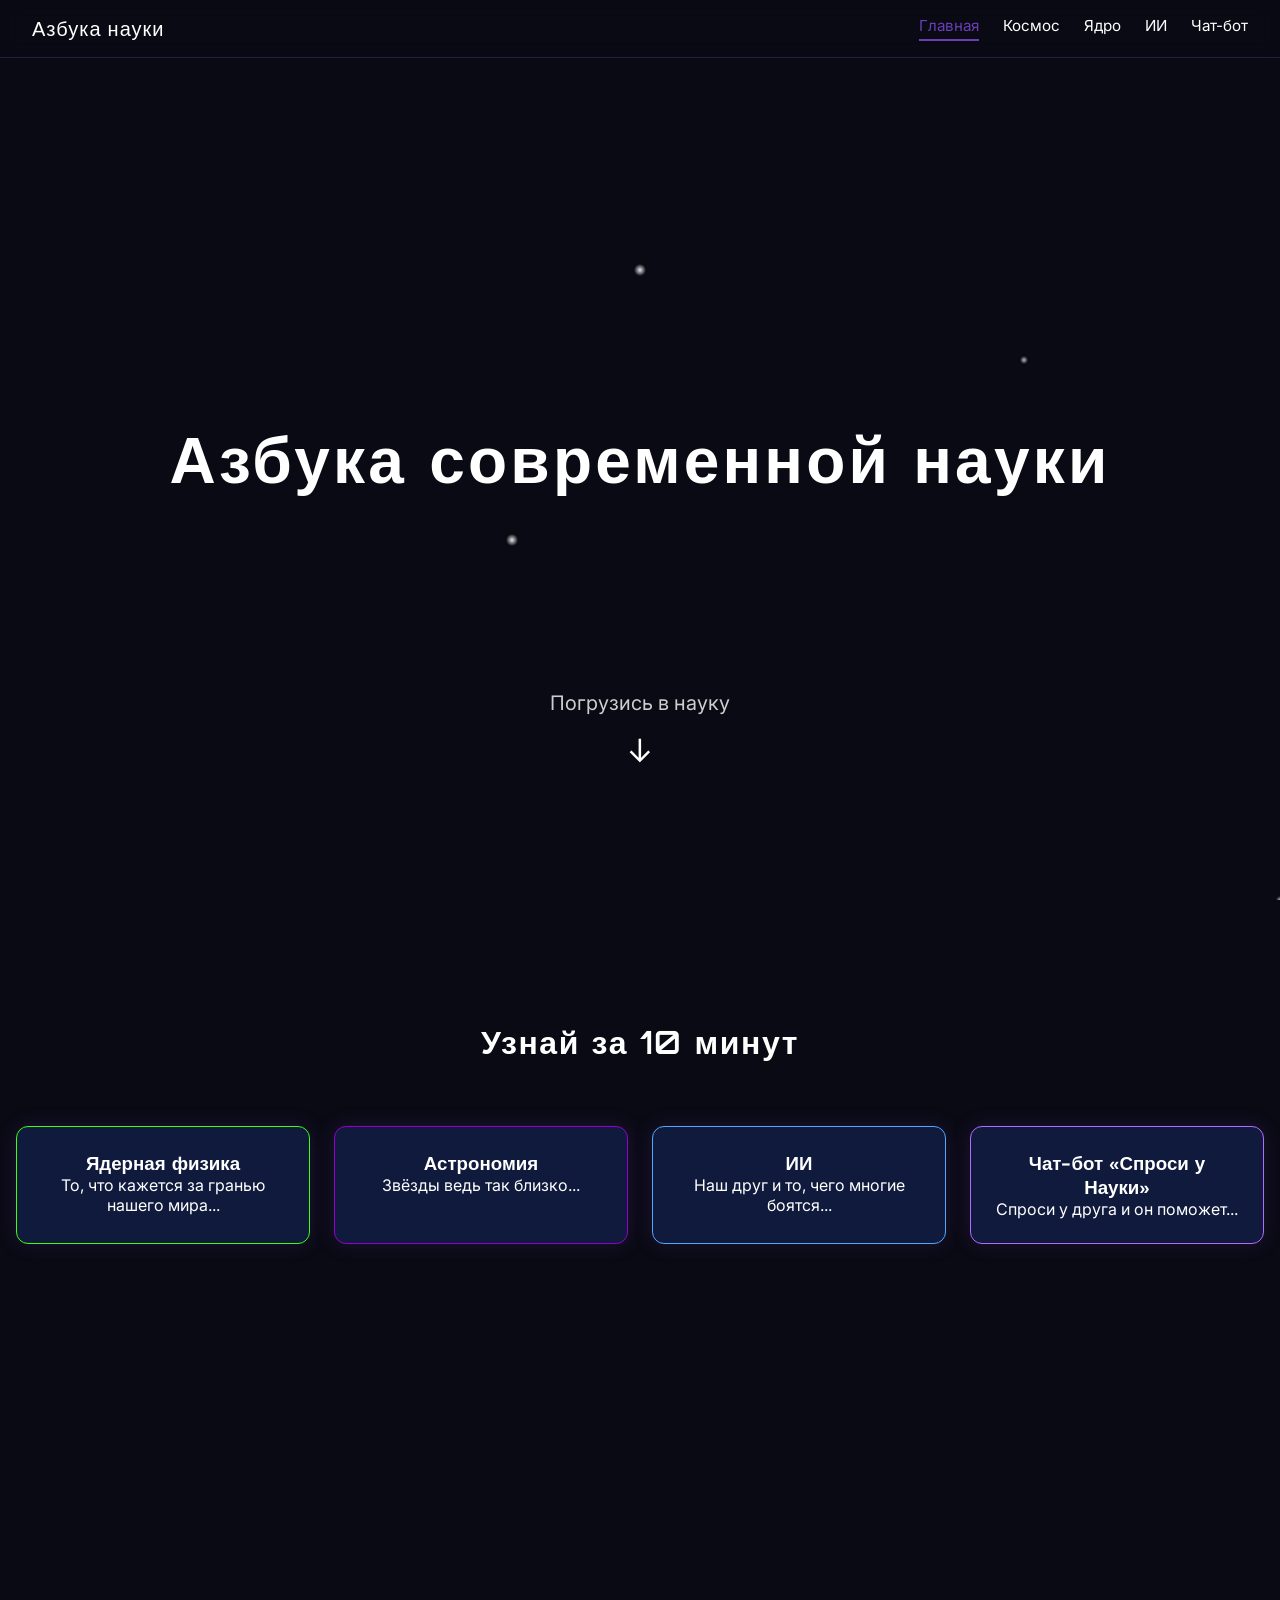
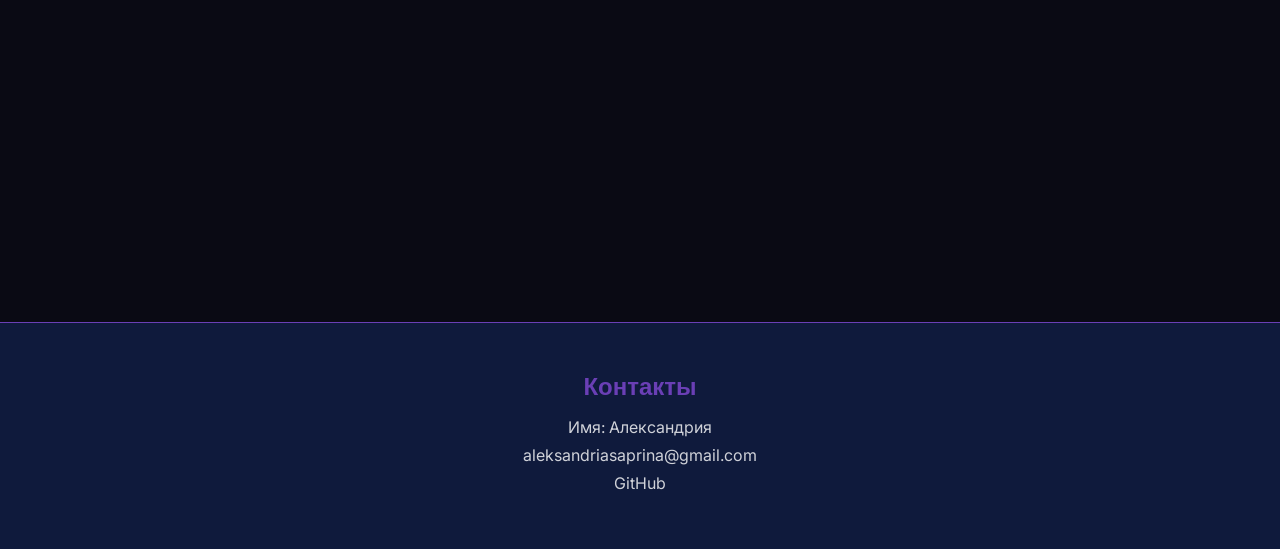
<file: index.html>
<!DOCTYPE html>
<html lang="ru">
<head>
    <meta charset="UTF-8">
    <meta name="viewport" content="width=device-width, initial-scale=1.0">
    <link rel="preconnect" href="https://fonts.googleapis.com">
    <link rel="preconnect" href="https://fonts.gstatic.com" crossorigin>
    <link href="https://fonts.googleapis.com/css2?family=Inter:ital,opsz,wght@0,14..32,100..900;1,14..32,100..900&family=Orbitron:wght@400..900&display=swap" rel="stylesheet">
    <link rel="stylesheet" href="style.css">
    <title>Азбука науки</title>
</head>
    
<body class="theme-main">
<header class="site-header">
    <a href="index.html" class="logo">Азбука науки</a>
    <nav class="site-nav">
        <a href="index.html" class="active">Главная</a>
        <a href="cards/space.html" class="theme-space">Космос</a>
        <a href="cards/nuclear.html" class="theme-nuclear">Ядро</a>
        <a href="cards/ai.html" class="theme-ai">ИИ</a>
        <a href="cards/bot.html" class="theme-bot">Чат-бот</a>
    </nav>
</header>

<main>
        <!-- Заголовок сайта -->
    <section class="hero">
        <h1>Азбука современной науки</h1>
        <p>Погрузись в науку</p>
        <a href="#learn">↓</a>
    </section>

        <!-- Второй блок (Узнай за 10 минут)-->
    <section id="learn">
        <h2>Узнай за 10 минут</h2>
        <div class="cards">
            <article class="nuclear">
            <a href="cards/nuclear.html">
                <h3>Ядерная физика</h3>
                <p>То, что кажется за гранью нашего мира...</p>
            </a>
            </article>
            <article class="space">
                <a href="cards/space.html">
                    <h3>Астрономия</h3>
                    <p>Звёзды ведь так близко...</p>
                </a>
            </article>
            <article class="ai">
                <a href="cards/ai.html">
                    <h3>ИИ</h3>
                    <p>Наш друг и то, чего многие боятся...</p>
                </a>
            </article>
            <article class="bot">
                <a href="cards/bot.html">
                    <h3>Чат-бот «Спроси у Науки»</h3>
                    <p>Спроси у друга и он поможет...</p>
                </a>
            </article>
        </div>
    </section>
</main>
<footer class="footer">
    <h2>Контакты</h2>
    <ul>
        <li>Имя: Александрия</li>
        <li><a href="mailto:aleksandriasaprina@gmail.com">aleksandriasaprina@gmail.com</a></li>
        <li><a href="https://github.com/aleksandriasaprina">GitHub</a></li>
    </ul>
</footer>
</body>
</html>
</file>
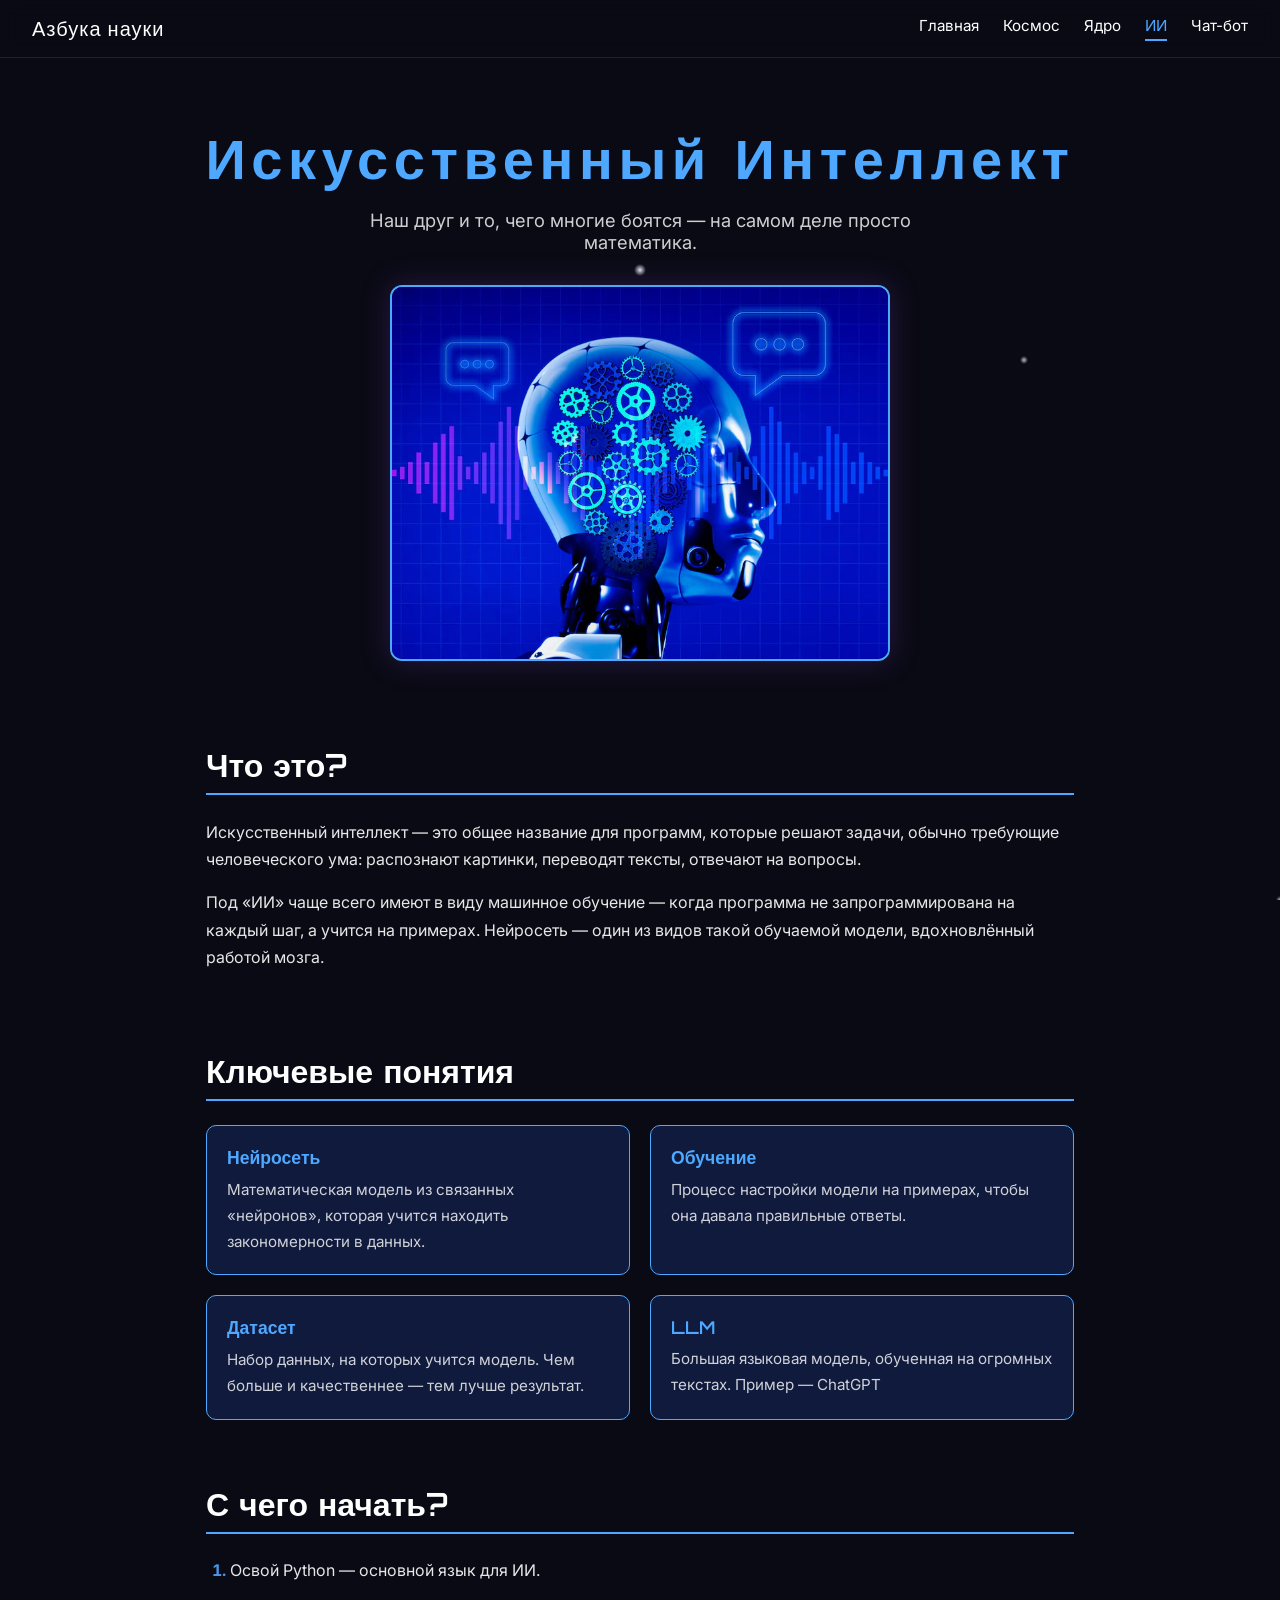
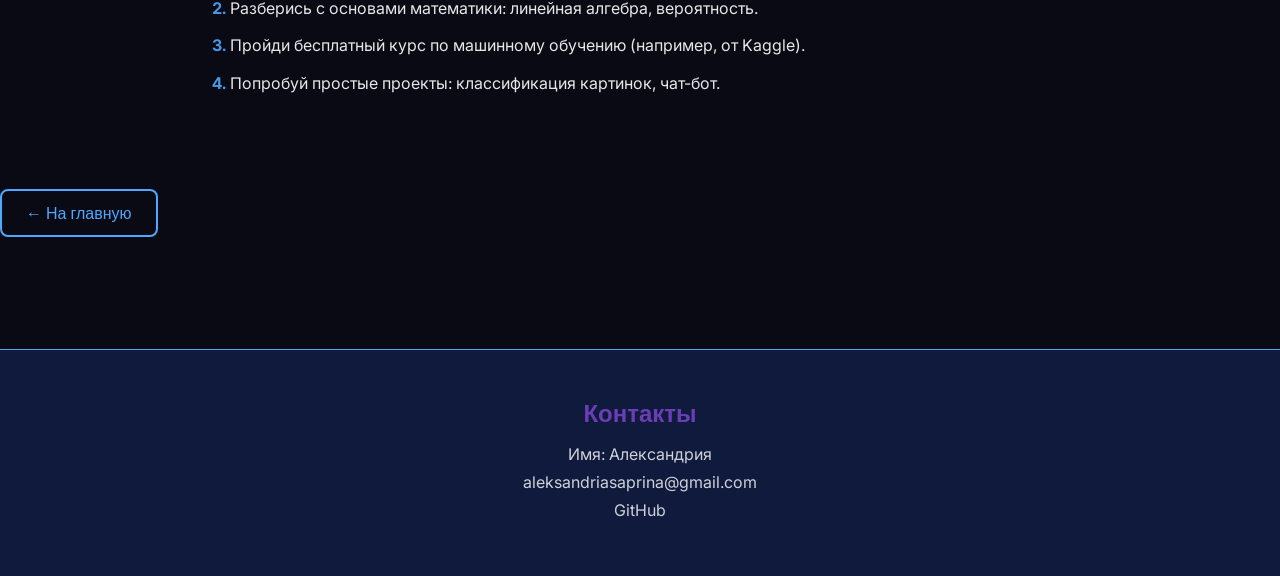
<file: cards/ai.html>
<!DOCTYPE html>
<html lang="ru">
<head>
    <meta charset="UTF-8">
    <meta name="viewport" content="width=device-width, initial-scale=1.0">
    <link rel="stylesheet" href="../style.css">
    <link rel="preconnect" href="https://fonts.googleapis.com">
    <link rel="preconnect" href="https://fonts.gstatic.com" crossorigin>
    <link href="https://fonts.googleapis.com/css2?family=Inter:wght@400;600&family=Orbitron:wght@600;900&display=swap" rel="stylesheet">
    <title>Искусственный интеллект — Азбука науки</title>
</head>
<body class="theme-ai">
<header class="site-header">
    <a href="../index.html" class="logo">Азбука науки</a>
    <nav class="site-nav">
        <a href="../index.html" class="theme-main">Главная</a>
        <a href="space.html" class="theme-space">Космос</a>
        <a href="nuclear.html" class="theme-nuclear">Ядро</a>
        <a href="ai.html" class="active">ИИ</a>
        <a href="bot.html" class="theme-bot">Чат-бот</a>
    </nav>
</header>
<main>
    <section class="topic-hero">
        <h1>Искусственный Интеллект</h1>
        <p class="topic-subtitle">Наш друг и то, чего многие боятся — на самом деле просто математика.</p>
        <img src="../images/AI.avif" alt="Искусственный интеллект" class="topic-image">
    </section>

    <section class="topic-section">
        <h2>Что это?</h2>
        <p>Искусственный интеллект — это общее название для программ, которые решают задачи, обычно требующие человеческого ума: распознают картинки, переводят тексты, отвечают на вопросы.</p>
        <p>Под «ИИ» чаще всего имеют в виду машинное обучение — когда программа не запрограммирована на каждый шаг, а учится на примерах. Нейросеть — один из видов такой обучаемой модели, вдохновлённый работой мозга.</p>
    </section>

    <section class="topic-section">
        <h2>Ключевые понятия</h2>
        <div class="concepts">
            <article class="concept">
                <h3>Нейросеть</h3>
                <p>Математическая модель из связанных «нейронов», которая учится находить закономерности в данных.</p>
            </article>
            <article class="concept">
                <h3>Обучение</h3>
                <p>Процесс настройки модели на примерах, чтобы она давала правильные ответы.</p>
            </article>
            <article class="concept">
                <h3>Датасет</h3>
                <p>Набор данных, на которых учится модель. Чем больше и качественнее — тем лучше результат.</p>
            </article>
            <article class="concept">
                <h3>LLM</h3>
                <p>Большая языковая модель, обученная на огромных текстах. Пример — ChatGPT</p>
            </article>
        </div>
    </section>

    <section class="topic-section">
        <h2>С чего начать?</h2>
        <ol class="steps">
            <li>Освой Python — основной язык для ИИ.</li>
            <li>Разберись с основами математики: линейная алгебра, вероятность.</li>
            <li>Пройди бесплатный курс по машинному обучению (например, от Kaggle).</li>
            <li>Попробуй простые проекты: классификация картинок, чат-бот.</li>
        </ol>
    </section>

    <a href="../index.html" class="back-button">← На главную</a>
</main>

<footer class="footer">
    <h2>Контакты</h2>
    <ul>
        <li>Имя: Александрия</li>
        <li><a href="mailto:aleksandriasaprina@gmail.com">aleksandriasaprina@gmail.com</a></li>
        <li><a href="https://github.com/aleksandriasaprina">GitHub</a></li>
    </ul>
</footer>
</body>
</html>
</file>
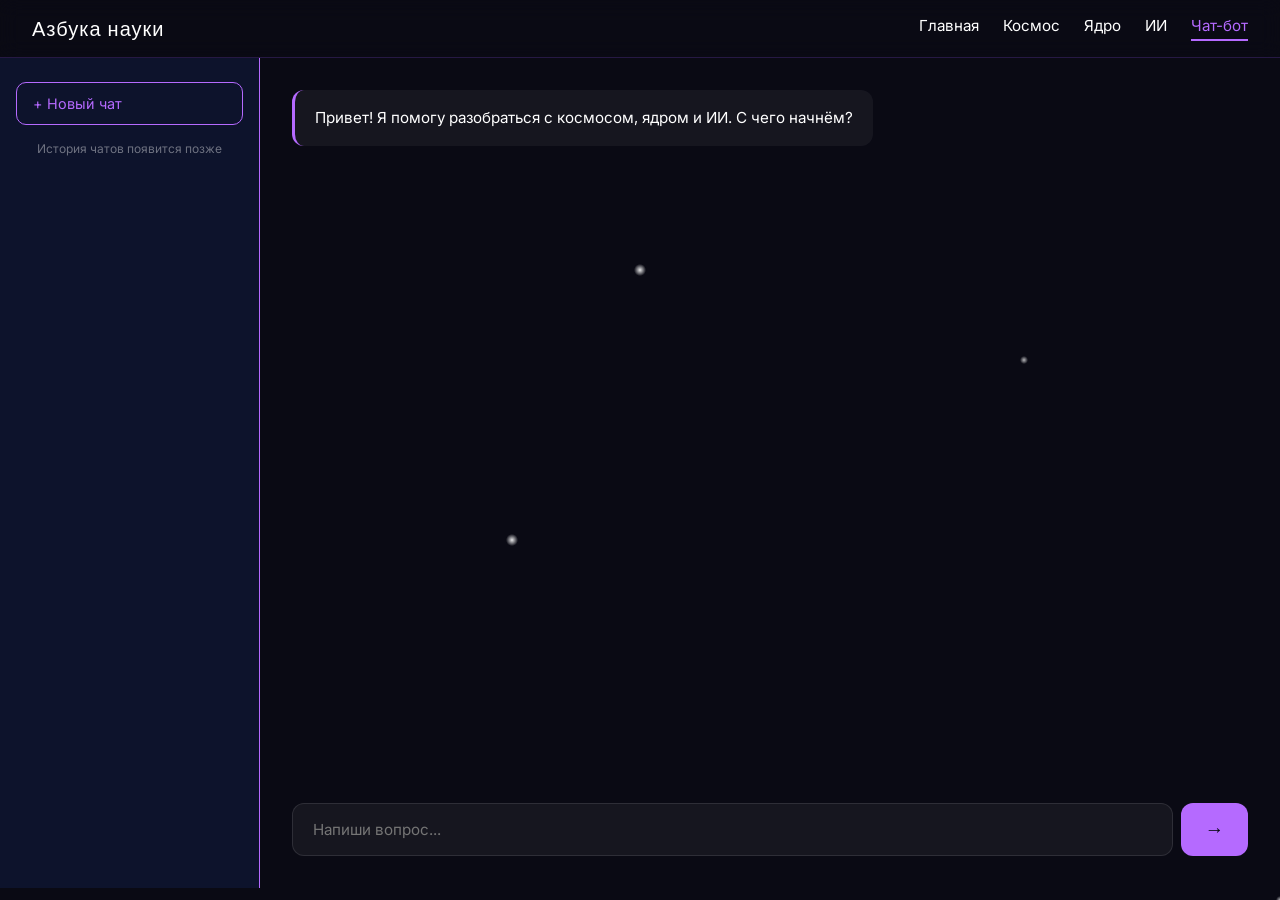
<file: cards/bot.html>
<body class="theme-bot">

<!DOCTYPE html>
<html lang="ru">
<head>
    <meta charset="UTF-8">
    <meta name="viewport" content="width=device-width, initial-scale=1.0">
    <link rel="stylesheet" href="../style.css">
    <link rel="preconnect" href="https://fonts.googleapis.com">
    <link rel="preconnect" href="https://fonts.gstatic.com" crossorigin>
    <link href="https://fonts.googleapis.com/css2?family=Inter:wght@400;600&family=Orbitron:wght@600;900&display=swap" rel="stylesheet">
    <title>Чат-бот — Азбука науки</title>
</head>
<body class="theme-bot">
<header class="site-header">
    <a href="../index.html" class="logo">Азбука науки</a>
    <nav class="site-nav">
        <a href="../index.html" class="theme-main">Главная</a>
        <a href="space.html" class="theme-space">Космос</a>
        <a href="nuclear.html" class="theme-nuclear">Ядро</a>
        <a href="ai.html" class="theme-ai">ИИ</a>
        <a href="bot.html" class="active">Чат-бот</a>
    </nav>
</header>
<main class="chat-layout">
    <aside class="chat-sidebar">
        <button class="new-chat-btn" id="new-chat">+ Новый чат</button>
        <p class="sidebar-hint">История чатов появится позже</p>
    </aside>

    <section class="chat-main">
        <div class="chat-messages" id="chat-messages">
            <div class="message bot-message">
                Привет! Я помогу разобраться с космосом, ядром и ИИ. С чего начнём?
            </div>
        </div>

        <form class="chat-form" id="chat-form">
            <input type="text" id="chat-input" placeholder="Напиши вопрос..." autocomplete="off">
            <button type="submit" aria-label="Отправить">→</button>
        </form>
    </section>
</main>
<script src="../script.js"></script>
</body>
</html>
</file>
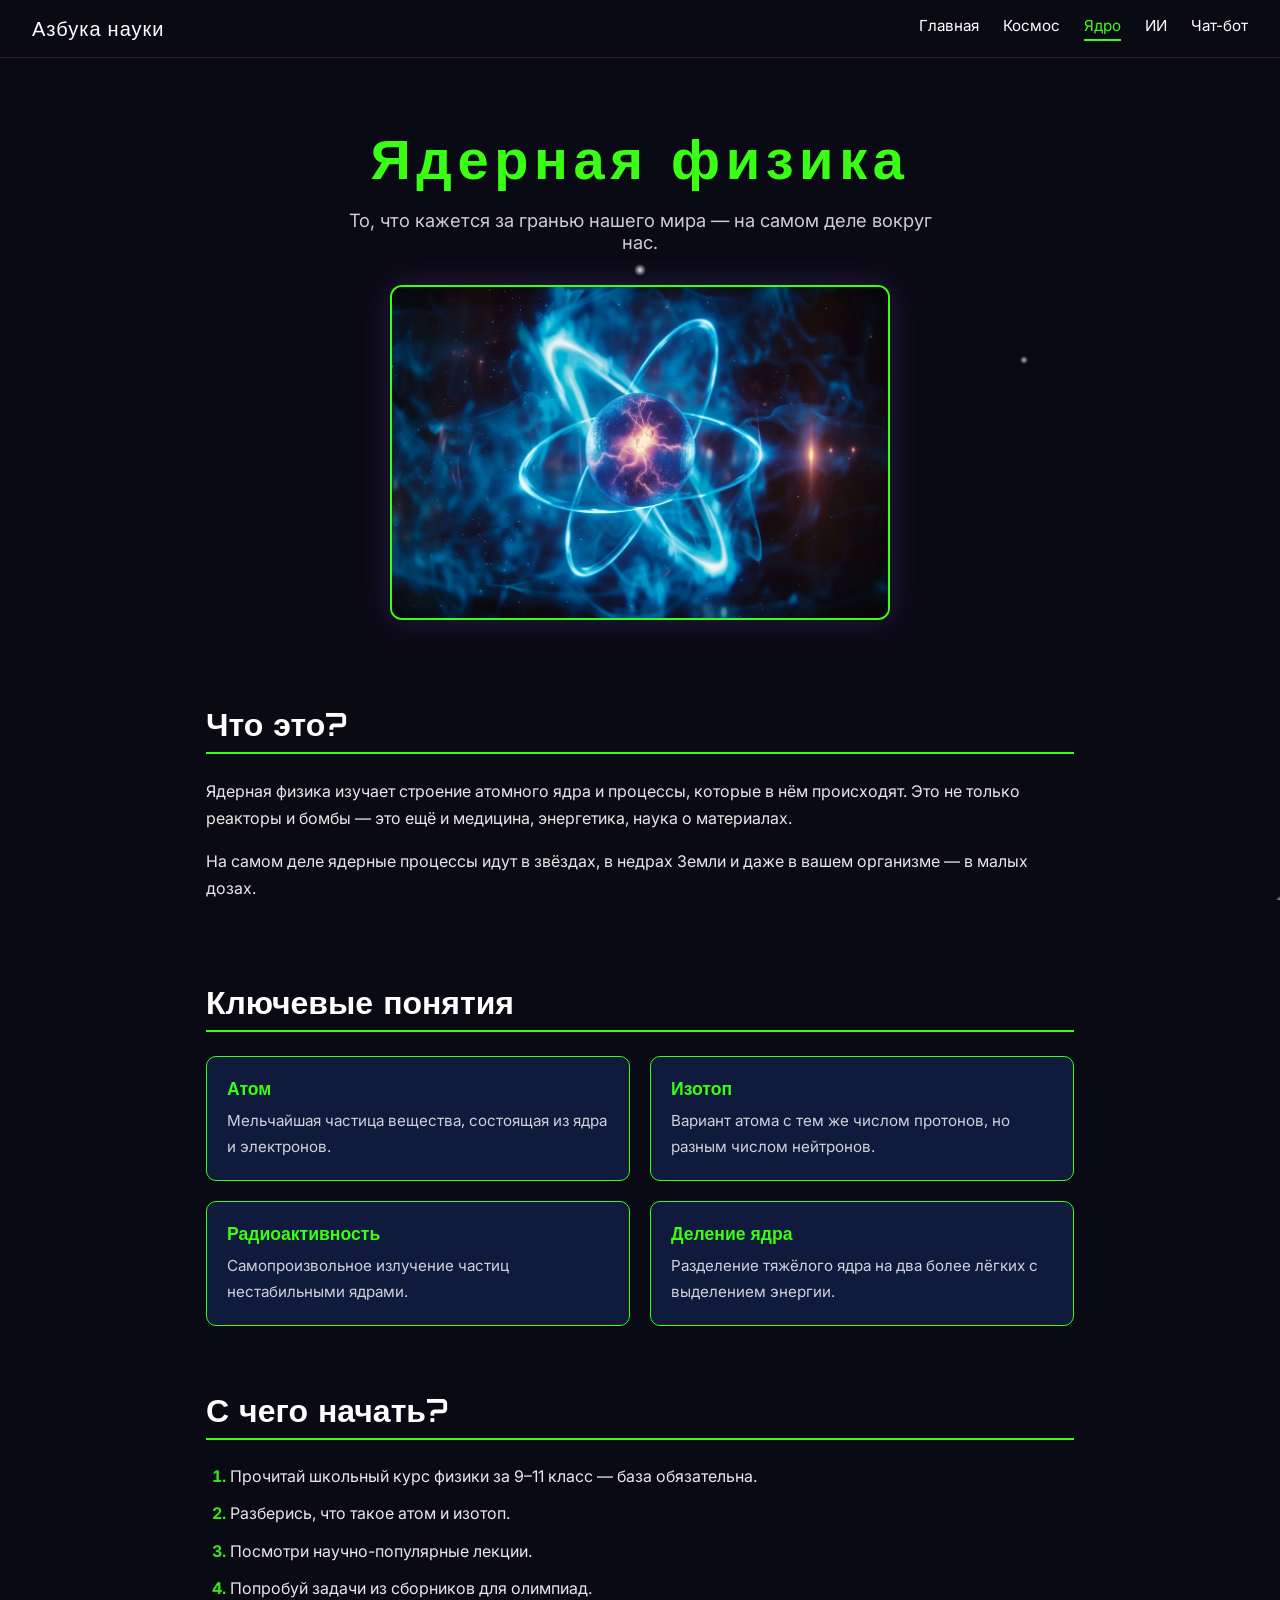
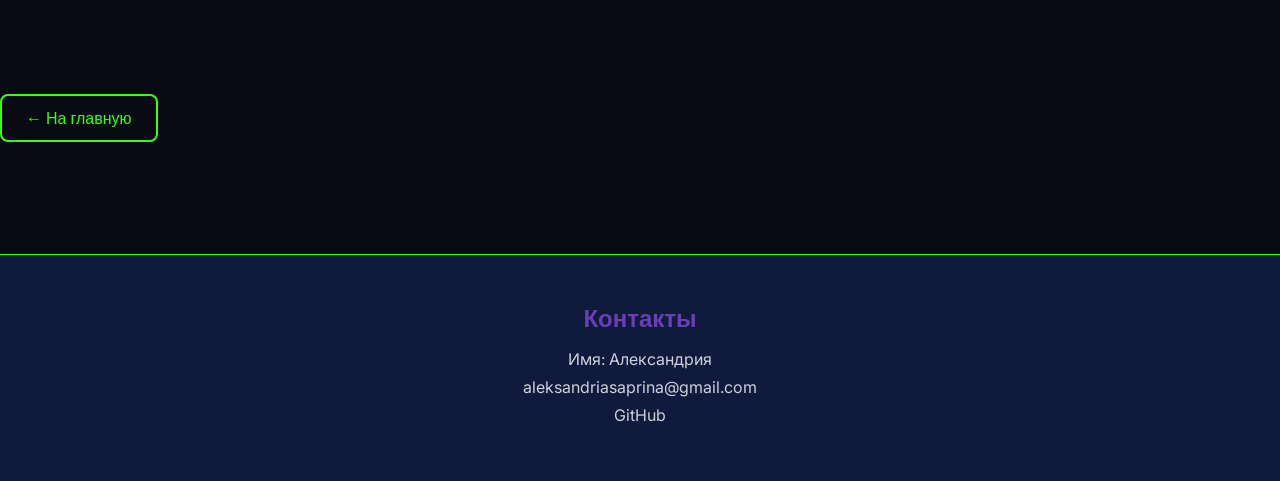
<file: cards/nuclear.html>
<!DOCTYPE html>
<html lang="ru">
<head>
    <meta charset="UTF-8">
    <meta name="viewport" content="width=device-width, initial-scale=1.0">
    <link rel="stylesheet" href="../style.css">
    <link rel="preconnect" href="https://fonts.googleapis.com">
    <link rel="preconnect" href="https://fonts.gstatic.com" crossorigin>
    <link href="https://fonts.googleapis.com/css2?family=Inter:wght@400;600&family=Orbitron:wght@600;900&display=swap" rel="stylesheet">
    <title>Ядерная физика — Азбука науки</title>
</head>
<body class="theme-nuclear">
<header class="site-header">
    <a href="../index.html" class="logo">Азбука науки</a>
    <nav class="site-nav">
        <a href="../index.html" class="theme-main">Главная</a>
        <a href="space.html" class="theme-space">Космос</a>
        <a href="nuclear.html" class="active">Ядро</a>
        <a href="ai.html" class="theme-ai">ИИ</a>
        <a href="bot.html" class="theme-bot">Чат-бот</a>
    </nav>
</header>

<main>
    <section class="topic-hero">
        <h1>Ядерная физика</h1>
        <p class="topic-subtitle">То, что кажется за гранью нашего мира — на самом деле вокруг нас.</p>
        <img src="../images/physics.webp" alt="Ядерная физика" class="topic-image">
    </section>

    <section class="topic-section">
        <h2>Что это?</h2>
        <p>Ядерная физика изучает строение атомного ядра и процессы, которые в нём происходят. Это не только реакторы и бомбы — это ещё и медицина, энергетика, наука о материалах.</p>
        <p>На самом деле ядерные процессы идут в звёздах, в недрах Земли и даже в вашем организме — в малых дозах.</p>
    </section>

    <section class="topic-section">
        <h2>Ключевые понятия</h2>
        <div class="concepts">
            <article class="concept">
                <h3>Атом</h3>
                <p>Мельчайшая частица вещества, состоящая из ядра и электронов.</p>
            </article>
            <article class="concept">
                <h3>Изотоп</h3>
                <p>Вариант атома с тем же числом протонов, но разным числом нейтронов.</p>
            </article>
            <article class="concept">
                <h3>Радиоактивность</h3>
                <p>Самопроизвольное излучение частиц нестабильными ядрами.</p>
            </article>
            <article class="concept">
                <h3>Деление ядра</h3>
                <p>Разделение тяжёлого ядра на два более лёгких с выделением энергии.</p>
            </article>
        </div>
    </section>

    <section class="topic-section">
        <h2>С чего начать?</h2>
        <ol class="steps">
            <li>Прочитай школьный курс физики за 9–11 класс — база обязательна.</li>
            <li>Разберись, что такое атом и изотоп.</li>
            <li>Посмотри научно-популярные лекции.</li>
            <li>Попробуй задачи из сборников для олимпиад.</li>
        </ol>
    </section>

    <a href="../index.html" class="back-button">← На главную</a>
</main>

<footer class="footer">
    <h2>Контакты</h2>
    <ul>
        <li>Имя: Александрия</li>
        <li><a href="mailto:aleksandriasaprina@gmail.com">aleksandriasaprina@gmail.com</a></li>
        <li><a href="https://github.com/aleksandriasaprina">GitHub</a></li>
    </ul>
</footer>
</body>
</html>
</file>
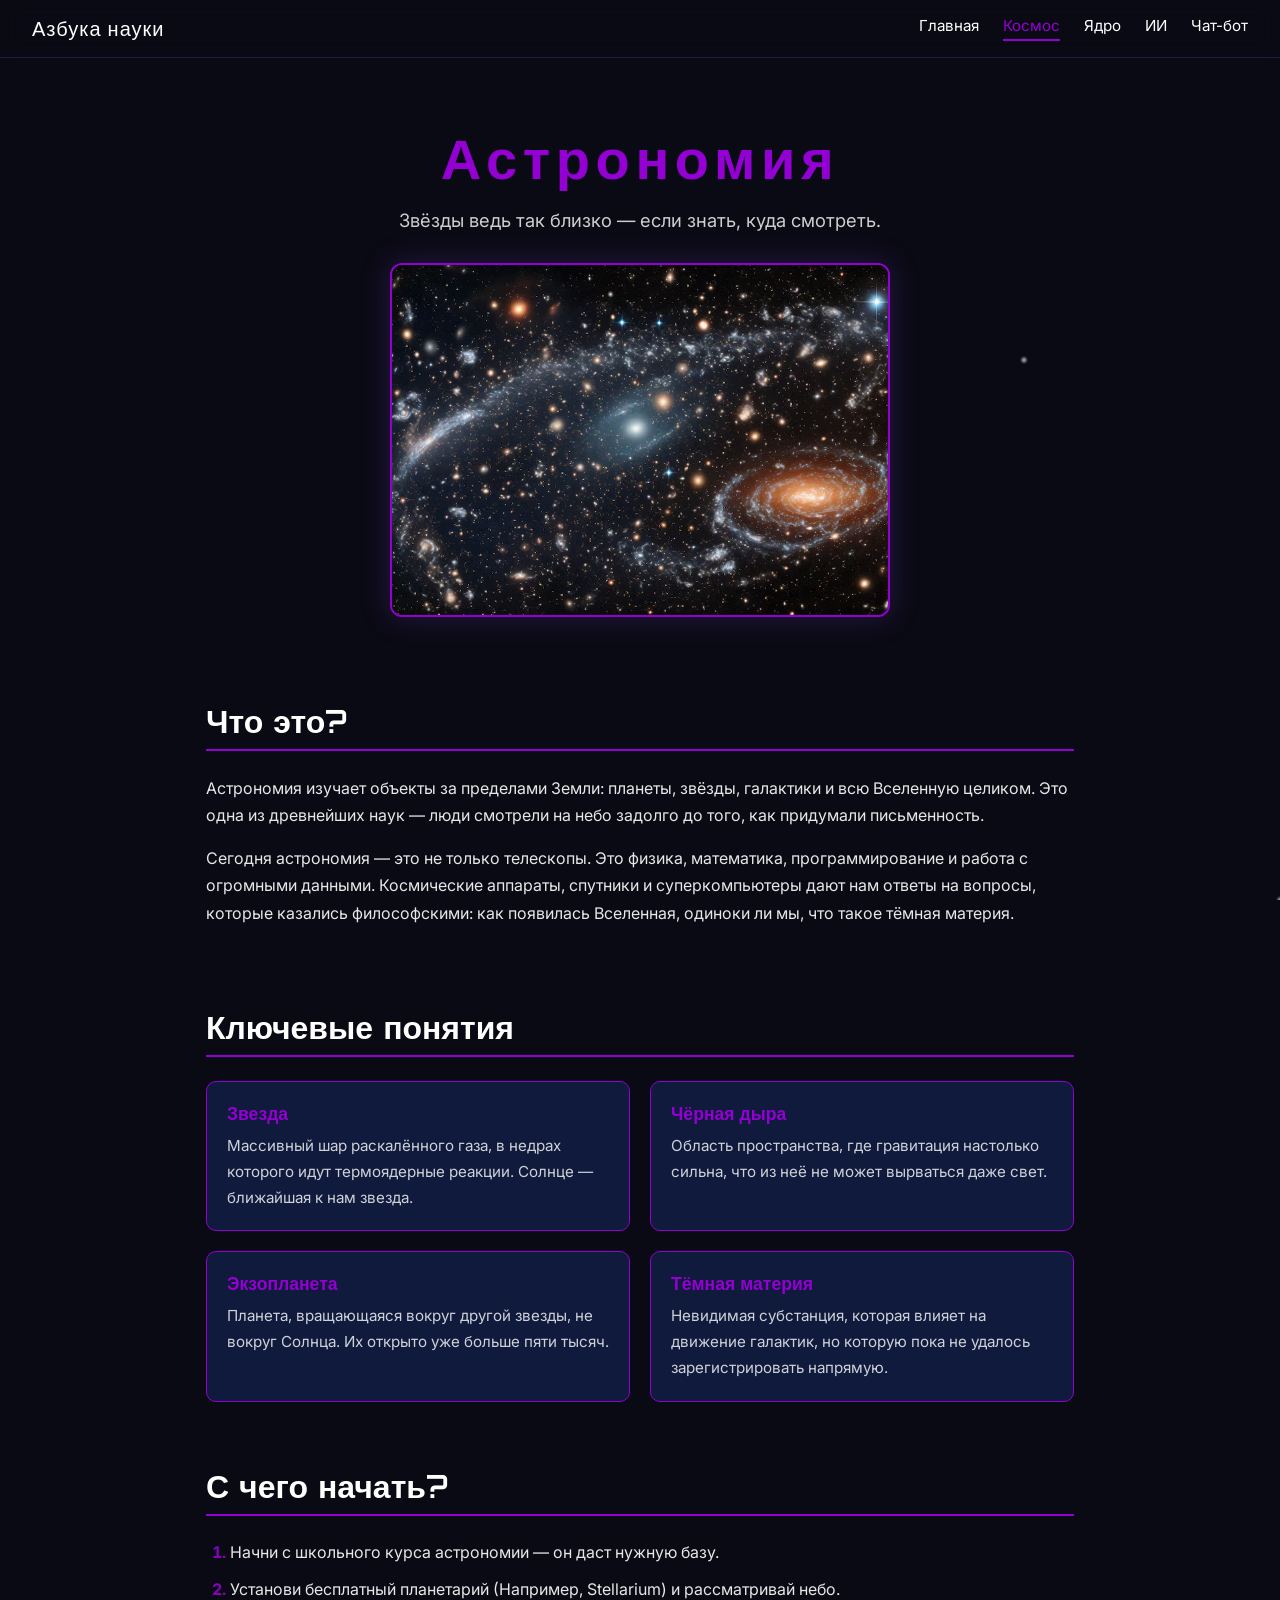
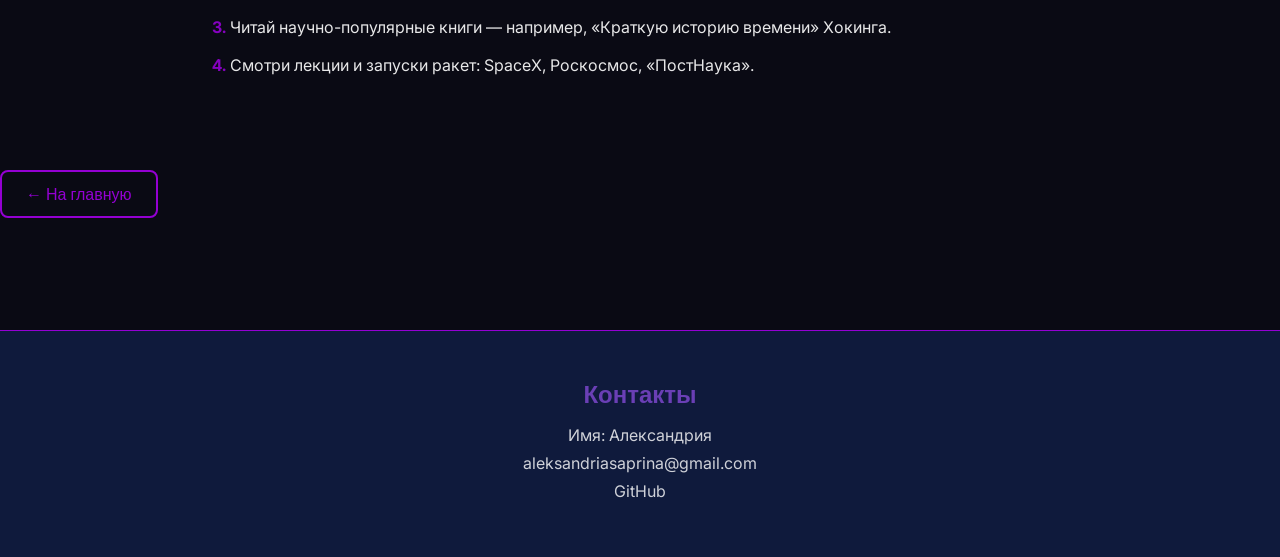
<file: cards/space.html>
<!DOCTYPE html>
<html lang="ru">
<head>
    <meta charset="UTF-8">
    <meta name="viewport" content="width=device-width, initial-scale=1.0">
    <link rel="stylesheet" href="../style.css">
    <link rel="preconnect" href="https://fonts.googleapis.com">
    <link rel="preconnect" href="https://fonts.gstatic.com" crossorigin>
    <link href="https://fonts.googleapis.com/css2?family=Inter:wght@400;600&family=Orbitron:wght@600;900&display=swap" rel="stylesheet">
    <title>Астрономия — Азбука науки</title>
</head>
<body class="theme-space">
<header class="site-header">
    <a href="../index.html" class="logo">Азбука науки</a>
    <nav class="site-nav">
        <a href="../index.html" class="theme-main">Главная</a>
        <a href="space.html" class="active">Космос</a>
        <a href="nuclear.html" class="theme-nuclear">Ядро</a>
        <a href="ai.html" class="theme-ai">ИИ</a>
        <a href="bot.html" class="theme-bot">Чат-бот</a>
    </nav>
</header>

<main>
    <section class="topic-hero">
        <h1>Астрономия</h1>
        <p class="topic-subtitle">Звёзды ведь так близко — если знать, куда смотреть.</p>
        <img src="../images/space.avif" alt="Астрономия" class="topic-image">
    </section>

    <section class="topic-section">
        <h2>Что это?</h2>
        <p>Астрономия изучает объекты за пределами Земли: планеты, звёзды, галактики и всю Вселенную целиком. Это одна из древнейших наук — люди смотрели на небо задолго до того, как придумали письменность.</p>
        <p>Сегодня астрономия — это не только телескопы. Это физика, математика, программирование и работа с огромными данными. Космические аппараты, спутники и суперкомпьютеры дают нам ответы на вопросы, которые казались философскими: как появилась Вселенная, одиноки ли мы, что такое тёмная материя.</p>
    </section>

    <section class="topic-section">
        <h2>Ключевые понятия</h2>
        <div class="concepts">
            <article class="concept">
                <h3>Звезда</h3>
                <p>Массивный шар раскалённого газа, в недрах которого идут термоядерные реакции. Солнце — ближайшая к нам звезда.</p>
            </article>
            <article class="concept">
                <h3>Чёрная дыра</h3>
                <p>Область пространства, где гравитация настолько сильна, что из неё не может вырваться даже свет.</p>
            </article>
            <article class="concept">
                <h3>Экзопланета</h3>
                <p>Планета, вращающаяся вокруг другой звезды, не вокруг Солнца. Их открыто уже больше пяти тысяч.</p>
            </article>
            <article class="concept">
                <h3>Тёмная материя</h3>
                <p>Невидимая субстанция, которая влияет на движение галактик, но которую пока не удалось зарегистрировать напрямую.</p>
            </article>
        </div>
    </section>

    <section class="topic-section">
        <h2>С чего начать?</h2>
        <ol class="steps">
            <li>Начни с школьного курса астрономии — он даст нужную базу.</li>
            <li>Установи бесплатный планетарий (Например, Stellarium) и рассматривай небо.</li>
            <li>Читай научно-популярные книги — например, «Краткую историю времени» Хокинга.</li>
            <li>Смотри лекции и запуски ракет: SpaceX, Роскосмос, «ПостНаука».</li>
        </ol>
    </section>

    <a href="../index.html" class="back-button">← На главную</a>
</main>

<footer class="footer">
    <h2>Контакты</h2>
    <ul>
        <li>Имя: Александрия</li>
        <li><a href="mailto:aleksandriasaprina@gmail.com">aleksandriasaprina@gmail.com</a></li>
        <li><a href="https://github.com/aleksandriasaprina">GitHub</a></li>
    </ul>
</footer>
</body>
</html>
</file>
<file: style.css>
* { 
    margin: 0; 
    padding: 0; 
    box-sizing: border-box; 
}
:root {
    --black: #0a0a14;
    --dark-blue: #0f1a3c;
    --purple: #6a3fb5;
    --white: #ffffff;
    --accent: var(--purple);
}
.theme-space { --accent: #9400D3; }
.theme-nuclear { --accent: #39ff14; }
.theme-ai { --accent: #4fa8ff; }
.theme-bot { --accent: #b56aff; }
.theme-main { --accent: #6a3fb5}

/* Главная страница */
body {
    background: var(--black);
    color: var(--white);
    font-family: 'Inter', sans-serif;
    font-weight: 400;
    font-style: normal;
}
h1, h2, h3 {
    font-family: "Orbitron", sans-serif;
    font-optical-sizing: auto;
    font-weight: 600;
}
.hero {
    min-height: 100vh;
    text-align: center;
    padding-top: 40vh;
    padding-left: 1rem;
    padding-right: 1rem;
}
.hero h1 {
    font-size: 4rem;
    letter-spacing: 0.05em;
    margin-bottom: 12rem;
}
.hero p {
    font-size: 1.25rem;
    opacity: 0.8;
    margin-bottom: 1rem;
}
.hero a {
    color: var(--white);
    font-size: 2rem;
    text-decoration: none;
}
#learn {
    min-height: 100vh;
    text-align: center;
}
#learn h2 {
    font-size: 2rem;
    letter-spacing: 0.05em;
    padding-top: 4rem;
    margin-bottom: 4rem;
}
.nuclear { --accent: #39ff14; }
.space   { --accent: #9400D3; }
.ai      { --accent: #4fa8ff; }
.bot     { --accent: #b56aff; } 
.cards {
    display: grid;
    grid-template-columns: repeat(4, 1fr);
    gap: 1.5rem;
    margin: 1rem;
}
.cards article {
    background: var(--dark-blue);
    border: 1px solid var(--accent);
    border-radius: 12px;
    padding: 1.5rem;
    box-shadow: 0 0 20px rgba(106, 63, 181, 0.2);
    transition: transform 0.3s ease, box-shadow 0.3s ease;
}
.cards article a {
    display: block;
    color:inherit;
    text-decoration: none;
}
.cards article:hover {
    transform: translateY(-5px);
    box-shadow: 0 10px 30px rgba(106, 63, 181, 0.3);
}
.footer{
    text-align: center;
    padding: 3rem 1rem;
    background: var(--dark-blue);
    margin-top: 4rem;
    border-top: 1px solid var(--accent);
}
.footer h2 {
    font-size: 1.5rem;
    margin-bottom: 1rem;
    color: var(--purple);
}
.footer ul {
    list-style: none;
}
.footer li {
    margin-bottom: 0.5rem;
    opacity: 0.8;
}
.footer a {
    color: var(--white);
    text-decoration: none;
    transition: color 0.3s ease;
}
.footer a:hover {
    color: var(--purple);
}
.site-header {
    position: sticky;
    top: 0;
    z-index: 100;
    display: flex;
    justify-content: space-between;
    align-items: center;
    padding: 1rem 2rem;
    background: rgba(10, 10, 20, 0.6);
    backdrop-filter: blur(10px);
    border-bottom: 1px solid rgba(106, 63, 181, 0.3);
}
.logo {
    font-family: 'Orbitron', sans-serif;
    font-size: 1.25rem;
    color: var(--white);
    text-decoration: none;
    letter-spacing: 0.05em;
}
.site-nav {
    display: flex;
    gap: 1.5rem;
}
.site-nav a {
    color: var(--white);
    text-decoration: none;
    font-size: 0.95rem;
    transition: color 0.3s ease;
}
.site-nav a:hover {
    color: var(--accent);
}

/* Все странички */
.topic-hero {
    text-align: center;
    padding: 4rem 1rem 3rem;
}
.topic-hero h1 {
    font-size: 3.5rem;
    letter-spacing: 0.1em;
    margin-bottom: 1rem;
    color: var(--accent);
    transition: text-shadow 0.3s ease;
}
.topic-hero h1:hover {
    text-shadow: 0 0 20px var(--accent);
}
.topic-subtitle {
    font-size: 1.15rem;
    opacity: 0.8;
    max-width: 600px;
    margin: 0 auto 2rem;
}
.topic-image {
    max-width: 500px;
    width: 100%;
    height: auto;
    border: 2px solid var(--accent);
    border-radius: 12px;
    box-shadow: 0 0 30px rgba(106, 63, 181, 0.3);
}
.topic-section {
    max-width: 900px;
    margin: 0 auto;
    padding: 2rem 1rem;
}
.topic-section h2 {
    font-size: 2rem;
    margin-bottom: 1.5rem;
    padding-bottom: 0.5rem;
    border-bottom: 2px solid var(--accent);
}
.topic-section p {
    font-size: 1rem;
    line-height: 1.7;
    margin-bottom: 1rem;
    opacity: 0.9;
}
.concepts {
    display: grid;
    grid-template-columns: repeat(2, 1fr);
    gap: 1.25rem;
}
.concept {
    background: var(--dark-blue);
    border: 1px solid var(--accent);
    border-radius: 10px;
    padding: 1.25rem;
    transition: transform 0.3s ease, box-shadow -0.3s ease;
}
.concept:hover {
    transform: translateY(-4px);
    box-shadow: 0 8px 25px rgba(106, 63, 181, 0.3);
}
.concept h3 {
    font-size: 1.1rem;
    margin-bottom: 0.5rem;
    color: var(--accent);
}
.concept p {
    font-size: 0.95rem;
    opacity: 0.8;
    margin: 0;
}
.steps {
    padding-left: 1.5rem;
}
.steps li {
    margin-bottom: 0.75rem;
    line-height: 1.6;
    opacity: 0.9;
}
.steps li::marker {
    color: var(--accent);
    font-weight: 700;
}
.back-button {
    display: inline-block;
    margin: 3rem auto;
    padding: 0.75rem 1.5rem;
    border: 2px solid var(--accent);
    border-radius: 8px;
    color: var(--accent);
    text-decoration: none;
    font-family: 'Orbitron', sans-serif;
    transition: background 0.3s ease, color 0.3s ease;
}
.site-nav a.active {
    color: var(--accent);
    border-bottom: 2px solid var(--accent);
    padding-bottom: 0.25rem;
}

/* Чат-бот */
.chat-layout {
    display: flex;
    height: calc(100vh - 70px);
    /* overflow: hidden; */
}
.chat-sidebar {
    width: 260px;
    background: rgba(15, 26, 60, 0.6);
    border-right: 1px solid var(--accent);
    padding: 1.5rem 1rem;
    display: flex;
    flex-direction: column;
    gap: 1rem;
    flex-shrink: 0;
}
.new-chat-btn {
    width: 100%;
    padding: 0.75rem 1rem;
    background: transparent;
    border: 1px solid var(--accent);
    border-radius: 10px;
    color: var(--accent);
    font-family: 'Inter', sans-serif;
    font-size: 0.9rem;
    cursor: pointer;
    text-align: left;
    transition: background 0.3s ease, color 0.3s ease;
}
.new-chat-btn:hover {
    background: var(--accent);
    color: var(--black);
}
.sidebar-hint {
    font-size: 0.75rem;
    opacity: 0.4;
    text-align: center;
}
.chat-main {
    flex: 1;
    display: flex;
    flex-direction: column;
    max-width: 100%;
    overflow: hidden;
}
.chat-messages {
    flex: 1;
    overflow-y: auto;
    padding: 2rem;
    display: flex;
    flex-direction: column;
    gap: 1.25rem;
}
.message {
    max-width: 720px;
    width: fit-content;
    padding: 1rem 1.25rem;
    border-radius: 12px;
    line-height: 1.6;
    font-size: 0.95rem;
}
.bot-message {
    background: rgba(255, 255, 255, 0.05);
    border-left: 3px solid var(--accent);
    align-self: flex-start;
    color: var(--white);
}
.user-message {
    background: var(--accent);
    color: var(--black);
    align-self: flex-end;
    font-weight: 600;
}
.chat-form {
    display: flex;
    gap: 0.5rem;
    padding: 1rem 2rem 2rem;
    background: transparent;
}
.chat-form input {
    flex: 1;
    padding: 1rem 1.25rem;
    background: rgba(255, 255, 255, 0.05);
    border: 1px solid rgba(255, 255, 255, 0.1);
    border-radius: 12px;
    color: var(--white);
    font-family: 'Inter', sans-serif;
    font-size: 0.95rem;
    outline: none;
    transition: border-color 0.3s ease;
}
.chat-form input:focus {
    border-color: var(--accent);
}
.chat-form button {
    padding: 0 1.5rem;
    background: var(--accent);
    color: var(--black);
    border: none;
    border-radius: 12px;
    cursor: pointer;
    font-size: 1.2rem;
    font-weight: 700;
    transition: opacity 0.3s ease;
}
.chat-form button:hover {
    opacity: 0.85;
}
@media (max-width: 768px) {
    .chat-sidebar {
        display: none;
    }
    .chat-layout {
        height: calc(100vh - 60px);
    }
    .chat-messages {
        padding: 1rem;
    }
    .chat-form {
        padding: 0.75rem 1rem 1.5rem;
    }
}
body::before {
    content: "";
    position: fixed;
    top: 0;
    left: 0;
    width: 100%;
    height: 100%;
    z-index: -1;
    background:
        radial-gradient(6px 6px at 20% 30%, rgba(255,255,255,0.9), transparent),
        radial-gradient(6px 6px at 60% 70%, rgba(255,255,255,0.8), transparent),
        radial-gradient(4px 4px at 50% 50%, rgba(255,255,255,0.7), transparent),
        radial-gradient(4px 4px at 80% 10%, rgba(255,255,255,0.9), transparent),
        radial-gradient(6px 6px at 90% 60%, rgba(255,255,255,0.8), transparent),
        radial-gradient(4px 4px at 33% 80%, rgba(255,255,255,0.7), transparent),
        radial-gradient(4px 4px at 15% 90%, rgba(255,255,255,0.8), transparent),
        radial-gradient(6px 6px at 70% 40%, rgba(255,255,255,0.9), transparent),
        radial-gradient(4px 4px at 40% 20%, rgba(255,255,255,0.7), transparent),
        radial-gradient(6px 6px at 10% 60%, rgba(255,255,255,0.8), transparent),
        radial-gradient(4px 4px at 85% 85%, rgba(255,255,255,0.7), transparent),
        radial-gradient(6px 6px at 25% 15%, rgba(255,255,255,0.9), transparent),
        var(--black);
    background-size: 200% 200%;
    background-attachment: fixed;
    animation: starsDrift 3s linear infinite;
}

@keyframes starsDrift {
    from { background-position: 0 0; }
    to { background-position: 80% 80%; }
}
</file>
